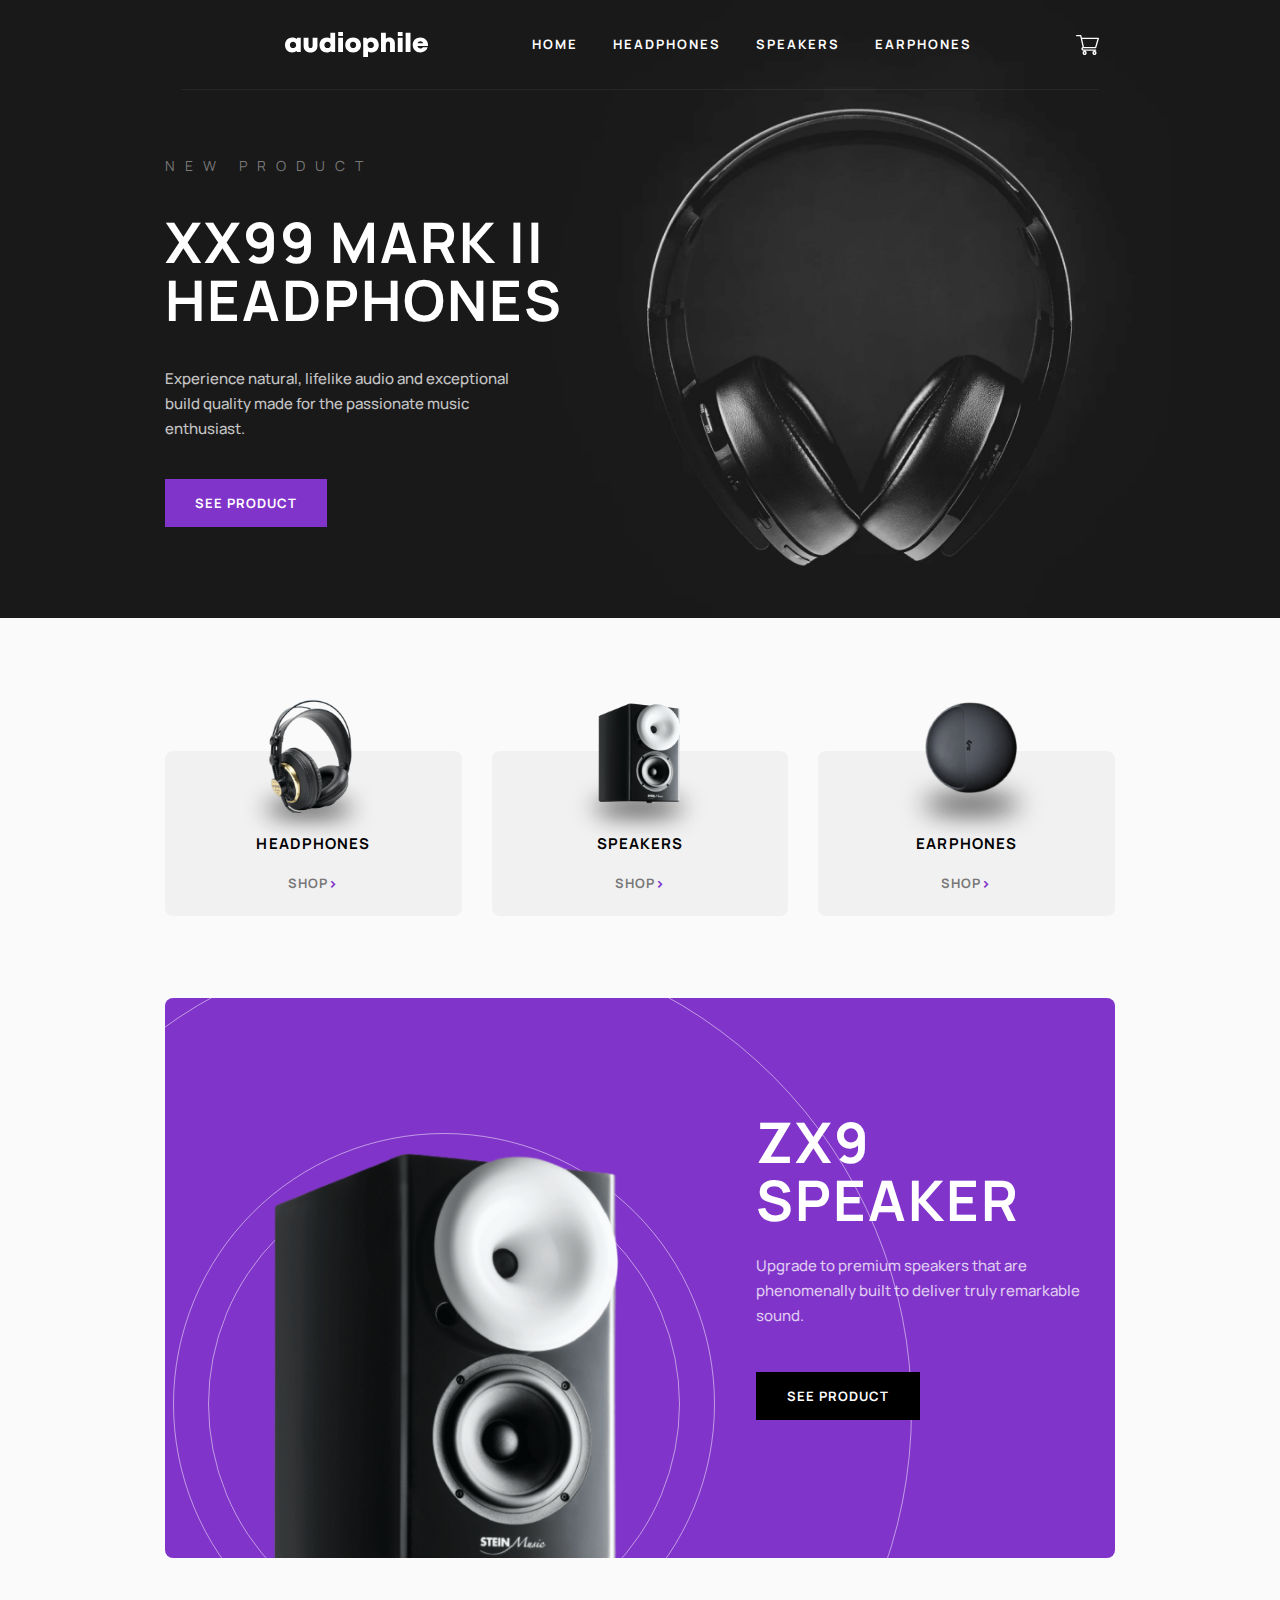
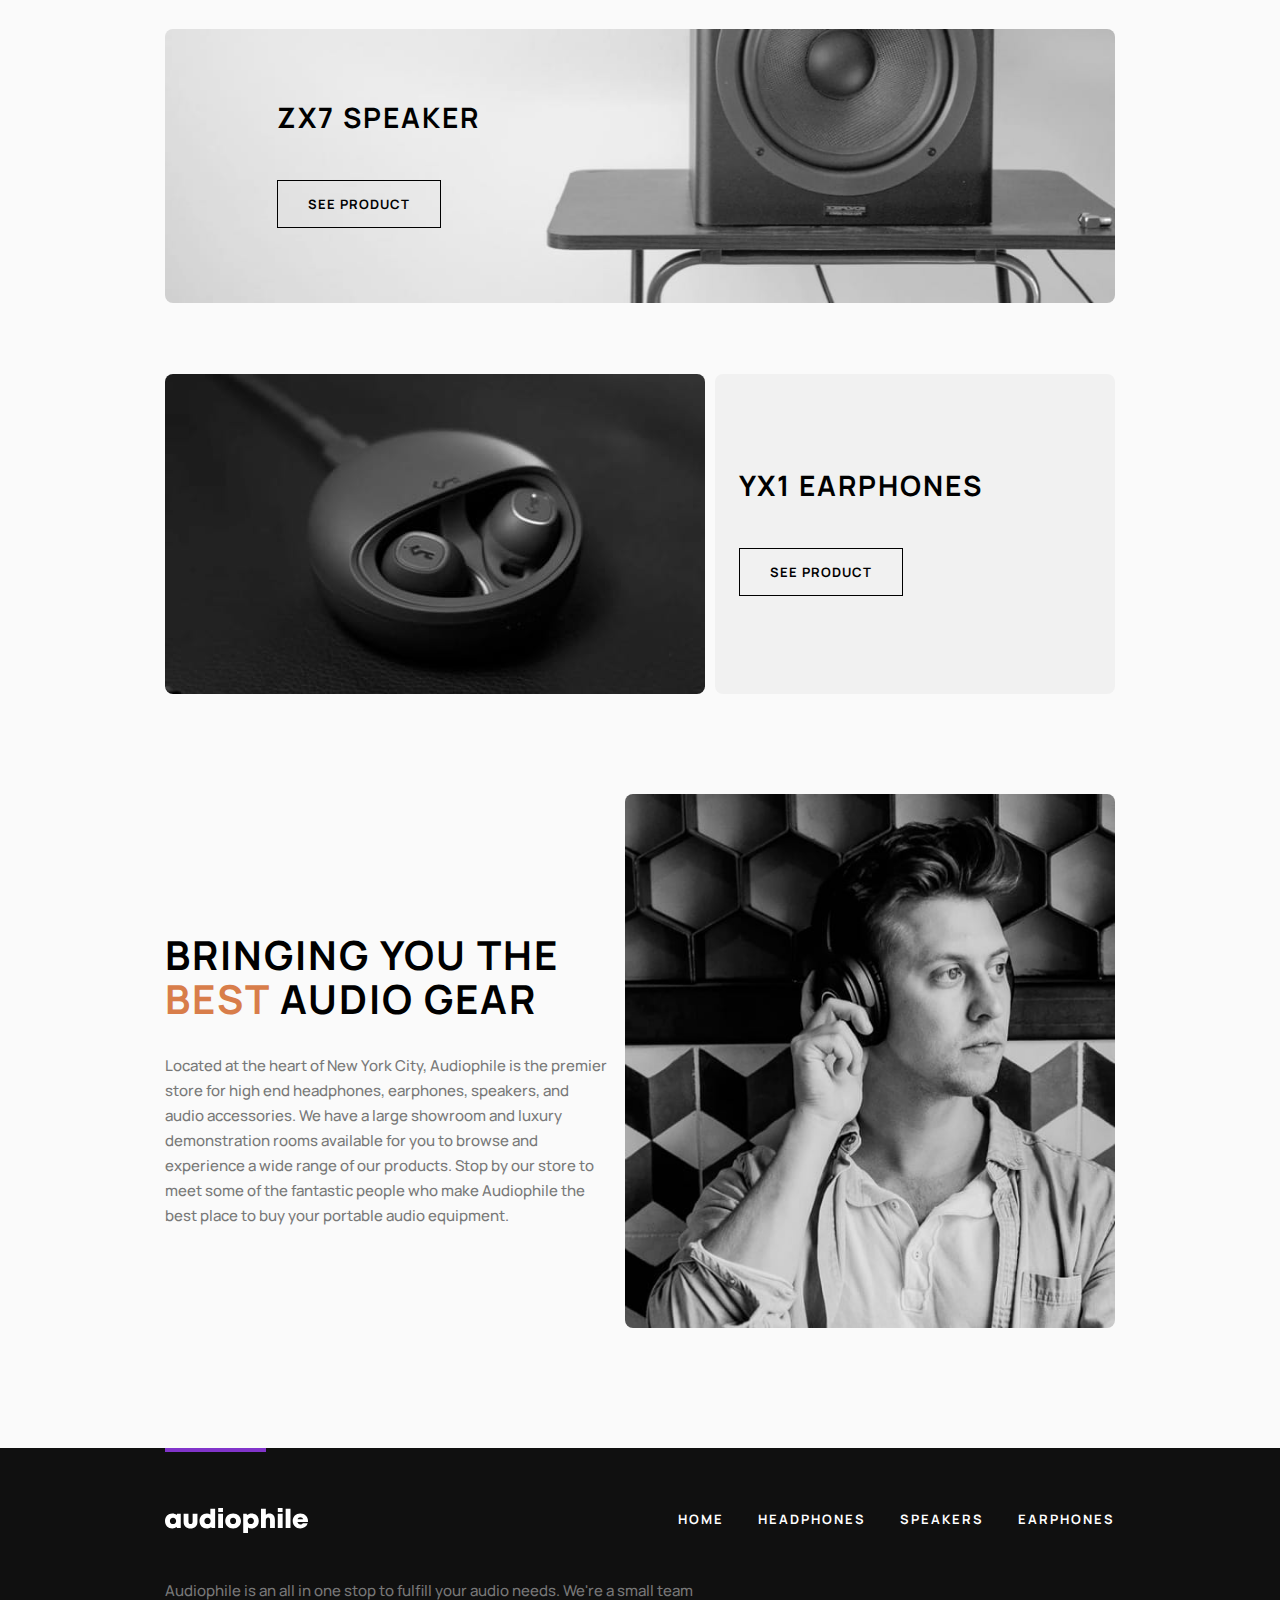
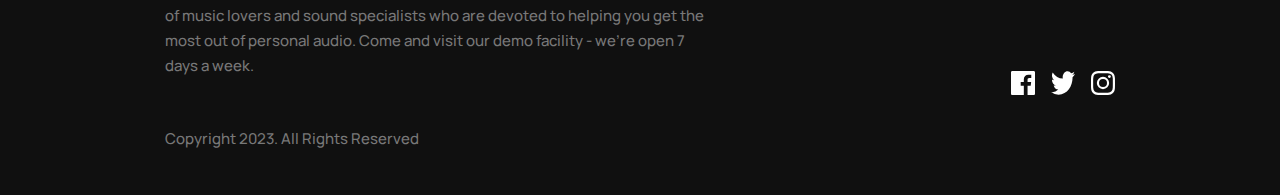
<file: index.html>
<!DOCTYPE html>
<html lang="en">

<head>
    <meta charset="UTF-8">
    <meta name="viewport" content="width=device-width, initial-scale=1.0">
    <link rel="icon" type="image/png" sizes="32x32" href="assets/img/favicon-32x32.png">
    <link rel="preconnect" href="https://fonts.googleapis.com">
    <link rel="preconnect" href="https://fonts.gstatic.com" crossorigin>
    <link href="https://fonts.googleapis.com/css2?family=Manrope:wght@400;500;700&display=swap" rel="stylesheet">
    <link rel="stylesheet" href="styles.css" type="text/css">
    <title>Audiophile</title>
</head>

<body>
    <div class="hero-banner">
        <div class="mobile-img">
            <img src="assets/img/home/mobile/image-header.jpg" alt="hero-banner-mobile">
        </div>
        <div class="tablet-img">
            <img src="assets/img/home/tablet/image-header.jpg" alt="hero-banner-tablet">
        </div>
        <div class="desktop-img">
            <img src="assets/img/home/desktop/image-hero.jpg" alt="hero-banner-desktop">
        </div>
        <div class="hero-banner-text">
            <div class="overline" id="banner-text">new product</div>
            <h1>xx99 mark ii headphones</h1>
            <div class="hero-main-text">Experience natural, lifelike audio and exceptional build quality made for the
                passionate music enthusiast.</div>
            <a href="xx99-headphones.html">
                <button class="btn-orange">
                    see product
                </button>
            </a>
        </div>
    </div>
    <div class="navbar-container">
        <div class="navbar-mobile">
            <a href="menu.html">
                <div class="menu-mobile">
                    <img src="assets/img/shared/tablet/icon-hamburger.svg" alt="burger-menu">
                </div>
            </a>
            <a class="logo-mobile" href="index.html">
                <img src="assets/img/shared/desktop/logo.svg" alt="Audiophile-logo">
            </a>
            <div class="navbar-desktop-menu">
                <a href="index.html">home</a>
                <a href="headphones-category.html">headphones</a>
                <a href="#">speakers</a>
                <a href="#">earphones</a>
            </div>
            <div class="cart-mobile">
                <img src="assets/img/shared/desktop/icon-cart.svg" alt="shopping-cart">
            </div>
        </div>
    </div>
    <div class="center-aligner">
        <div class="products">
            <a href="headphones-category.html" class="product-container">
                <div class="container-bg">
                    <div class="product-img"><img
                            src="assets/img/shared/desktop/image-category-thumbnail-headphones.png"
                            alt="xx99-headphones"></div>
                    <div class="product-header">headphones</div>
                    <div class="shop-item">shop<div class="orange-arrow">></div>
                    </div>
                </div>
            </a>
            <div class="product-container">
                <div class="container-bg">
                    <div class="product-img"><img src="assets/img/shared/desktop/image-category-thumbnail-speakers.png"
                            alt="speakers"></div>
                    <div class="product-header">speakers</div>
                    <div class="shop-item">shop<div class="orange-arrow">></div>
                    </div>
                </div>
            </div>
            <div class="product-container">
                <div class="container-bg">
                    <div class="product-img"><img src="assets/img/shared/desktop/image-category-thumbnail-earphones.png"
                            alt="earphones"></div>
                    <div class="product-header">earphones</div>
                    <div class="shop-item">shop<div class="orange-arrow">></div>
                    </div>
                </div>
            </div>
        </div>
        <div class="speaker-product-box">
            <div class="outer-circle"></div>
            <div class="middle-circle"></div>
            <div class="smol-circle"></div>
            <div class="preview-img">
                <img src="assets/img/home/mobile/image-speaker-zx9.png" alt="zx9-speaker">
            </div>
            <div class="preview-img-desktop">
                <img src="assets/img/home/desktop/image-speaker-zx9.png" alt="zx9-speaker">
            </div>
            <div class="zx9-maintext">
                <div class="preview-header">ZX9<br>SPEAKER</div>
                <div class="preview-maintext">Upgrade to premium speakers that are phenomenally built to deliver truly
                    remarkable sound.</div>
                <button class="btn-black">see product</button>
            </div>
        </div>
        <div class="zx7-product-box">
            <div class="zx7-mobile">
                <img src="assets/img/home/mobile/image-speaker-zx7.jpg" alt="ZX7 speaker">
            </div>
            <div class="zx7-tablet">
                <img src="assets/img/home/tablet/image-speaker-zx7.jpg" alt="ZX7 speaker">
            </div>
            <div class="zx7-desktop">
                <img src="assets/img/home/desktop/image-speaker-zx7.jpg" alt="ZX7 speaker">
            </div>
            <div class="product-header-mobile-black">zx7 speaker
                <br><br><br>
                <button class="btn-white">see product</button>
            </div>
        </div>
        <div class="yx1-product-box">
            <div class="yx1-mobile">
                <img src="assets/img/home/mobile/image-earphones-yx1.jpg" alt="YX1 earphones">
            </div>
            <div class="yx1-tablet">
                <img src="assets/img/home/tablet/image-earphones-yx1.jpg" alt="YX1 earphones">
            </div>
            <div class="yx1-desktop">
                <img src="assets/img/home/desktop/image-earphones-yx1.jpg" alt="YX1 earphones">
            </div>
            <div class="yx1-container">
                <div class="product-header-mobile-black">yx1 earphones
                    <br><br><br>
                    <button class="btn-white">see product</button>
                </div>
            </div>
        </div>
        <div class="info-box">
            <div class="info-img-mobile">
                <img src="assets/img/shared/mobile/image-best-gear.jpg" alt="best-gear">
            </div>
            <div class="info-img-tablet">
                <img src="assets/img/shared/tablet/image-best-gear.jpg" alt="best-gear">
            </div>
            <div class="info-text-box">
                <h4>bringing you the <span id="orange-highlight">best</span> audio gear</h4>
                <div class="info-text">Located at the heart of New York City, Audiophile is the premier store for high
                    end headphones, earphones, speakers, and audio accessories. We have a large showroom and luxury
                    demonstration rooms available for you to browse and experience a wide range of our products. Stop by
                    our store to meet some of the fantastic people who make Audiophile the best place to buy your
                    portable audio equipment.</div>
            </div>
            <div class="info-img-desktop">
                <img src="assets/img/shared/desktop/image-best-gear.jpg" alt="best-gear">
            </div>
        </div>
    </div>
    <div class="footer">
        <div class="top-rectangle"></div>
        <div class="logo-mobile">
            <img src="assets/img/shared/desktop/logo.svg" alt="Audiophile-logo">
        </div>
        <div class="footer-links">
            <a href="index.html">home</a>
            <a href="headphones-category.html">headphones</a>
            <a href="#">speakers</a>
            <a href="#">earphones</a>
        </div>
        <div class="footer-info">Audiophile is an all in one stop to fulfill your audio needs. We're a small team of
            music lovers and sound specialists who are devoted to helping you get the most out of personal audio. Come
            and visit our demo facility - we’re open 7 days a week.</div>
        <span class="copyright">
            Copyright 2023. All Rights Reserved
        </span>
        <div class="social-media">
            <img src="assets/img/shared/desktop/icon-facebook.svg" alt="facebook">
            <img src="assets/img/shared/desktop/icon-twitter.svg" alt="twitter">
            <img src="assets/img/shared/desktop/icon-instagram.svg" alt="instagram">
        </div>
    </div>
</body>

</html>
</file>
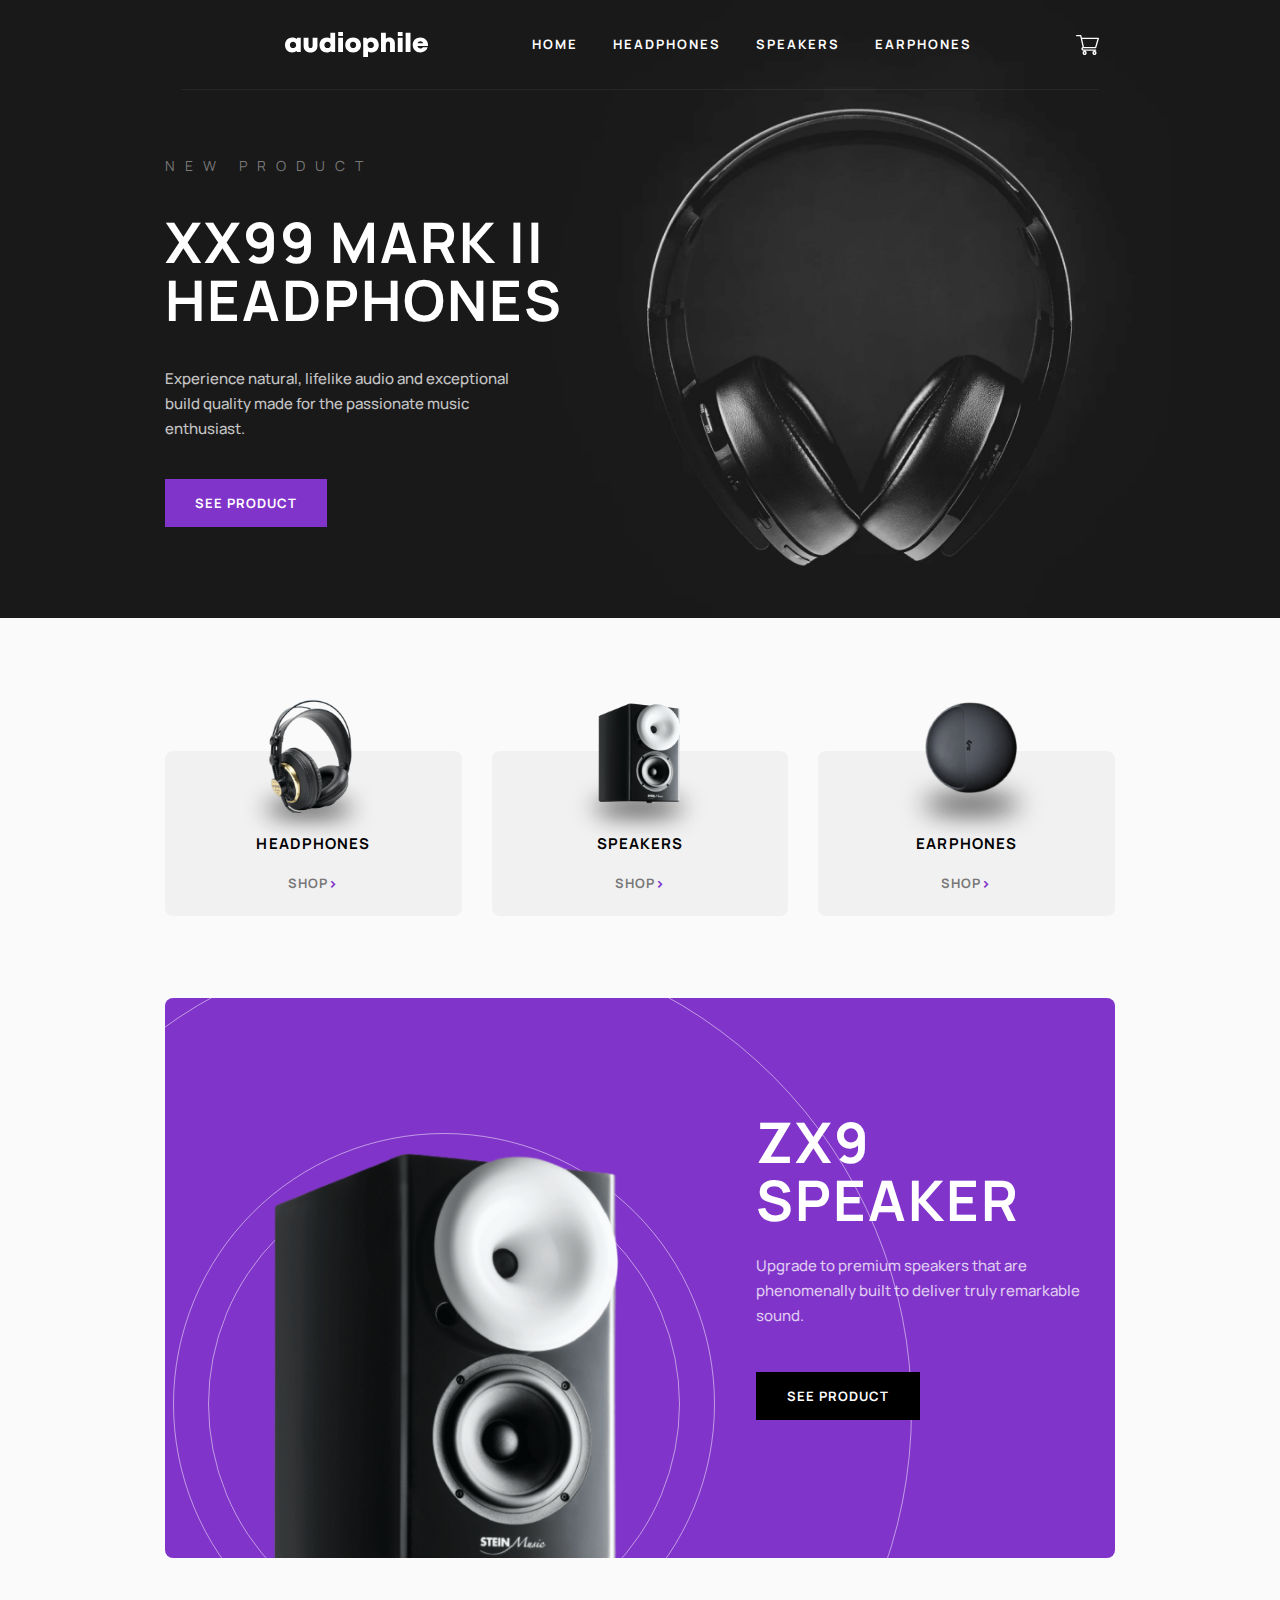
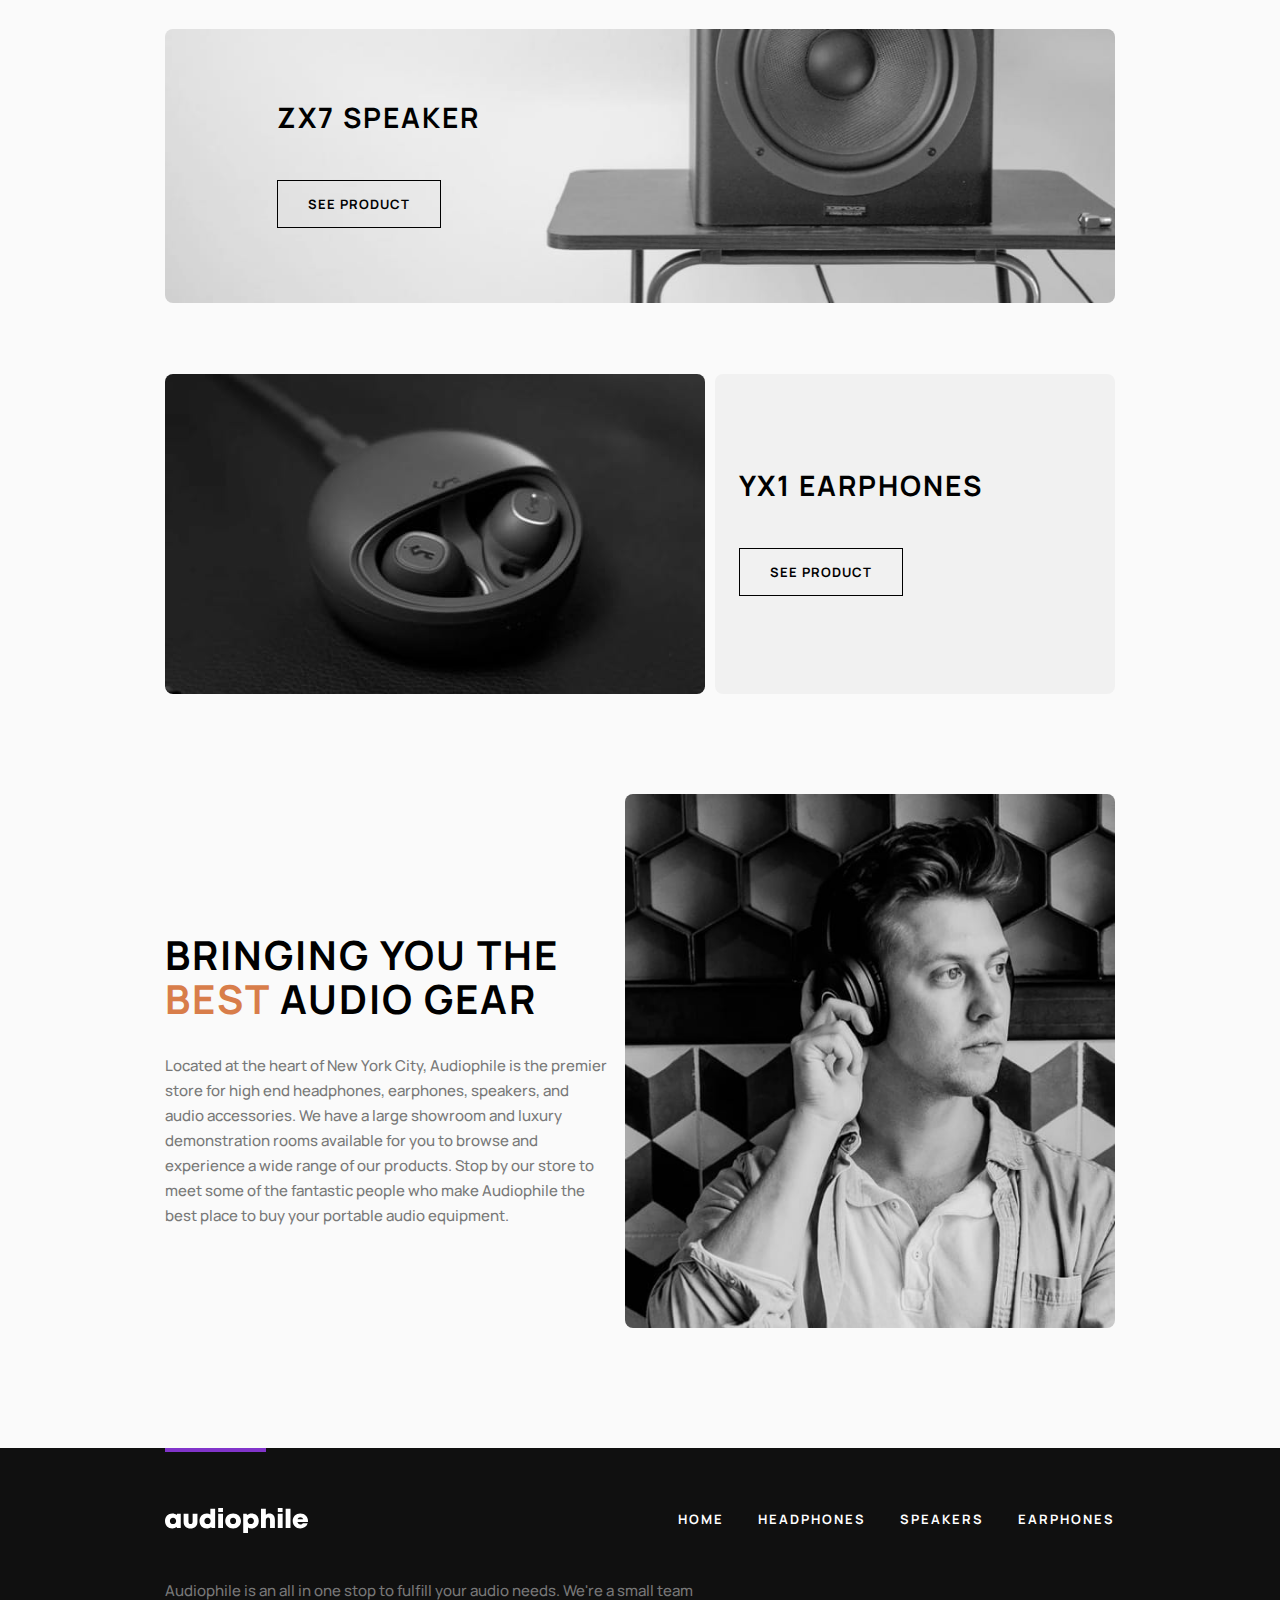
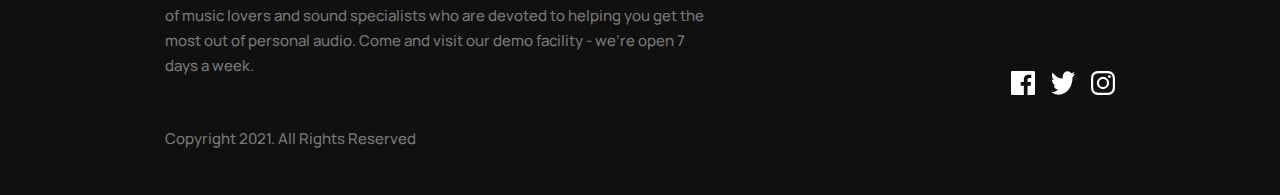
<file: menu.html>
<!DOCTYPE html>
<html lang="en">

<head>
    <meta charset="UTF-8">
    <meta name="viewport" content="width=device-width, initial-scale=1.0">
    <link rel="icon" type="image/png" sizes="32x32" href="assets/img/favicon-32x32.png">
    <link rel="preconnect" href="https://fonts.googleapis.com">
    <link rel="preconnect" href="https://fonts.gstatic.com" crossorigin>
    <link href="https://fonts.googleapis.com/css2?family=Manrope:wght@400;500;700&display=swap" rel="stylesheet">
    <link rel="stylesheet" href="styles.css" type="text/css">
    <title>Audiophile</title>
</head>

<body>
    <div class="hero-banner">
        <div class="mobile-img">
            <img src="assets/img/home/mobile/image-header.jpg" alt="hero-banner-mobile">
        </div>
        <div class="tablet-img">
            <img src="assets/img/home/tablet/image-header.jpg" alt="hero-banner-tablet">
        </div>
        <div class="desktop-img">
            <img src="assets/img/home/desktop/image-hero.jpg" alt="hero-banner-desktop">
        </div>
        <div class="hero-banner-text">
            <div class="overline" id="banner-text">new product</div>
            <h1>xx99 mark ii headphones</h1>
            <div class="hero-main-text">Experience natural, lifelike audio and exceptional build quality made for the
                passionate music enthusiast.</div>
            <a href="xx99-headphones.html">
                <button class="btn-orange">
                    see product
                </button>
            </a>
        </div>
    </div>
    <div class="navbar-container">
        <div class="navbar-mobile">
            <a href="menu.html">
                <div class="menu-mobile">
                    <img src="assets/img/shared/tablet/icon-hamburger.svg" alt="burger-menu">
                </div>
            </a>
            <a class="logo-mobile" href="index.html">
                <img src="assets/img/shared/desktop/logo.svg" alt="Audiophile-logo">
            </a>
            <div class="navbar-desktop-menu">
                <a href="index.html">home</a>
                <a href="headphones-category.html">headphones</a>
                <a href="#">speakers</a>
                <a href="#">earphones</a>
            </div>
            <div class="cart-mobile">
                <img src="assets/img/shared/desktop/icon-cart.svg" alt="shopping-cart">
            </div>
        </div>
    </div>
    <div class="modal-bg-menu">
        <div class="modal-box-menu">
            <div class="products">
                <a href="headphones-category.html" class="product-container">
                    <div class="container-bg">
                        <div class="product-img"><img
                                src="assets/img/shared/desktop/image-category-thumbnail-headphones.png"
                                alt="xx99-headphones"></div>
                        <div class="product-header">headphones</div>
                        <div class="shop-item">shop<div class="orange-arrow">></div>
                        </div>
                    </div>
                </a>
                <div class="product-container">
                    <div class="container-bg">
                        <div class="product-img"><img src="assets/img/shared/desktop/image-category-thumbnail-speakers.png"
                                alt="speakers"></div>
                        <div class="product-header">speakers</div>
                        <div class="shop-item">shop<div class="orange-arrow">></div>
                        </div>
                    </div>
                </div>
                <div class="product-container">
                    <div class="container-bg">
                        <div class="product-img"><img src="assets/img/shared/desktop/image-category-thumbnail-earphones.png"
                                alt="earphones"></div>
                        <div class="product-header">earphones</div>
                        <div class="shop-item">shop<div class="orange-arrow">></div>
                        </div>
                    </div>
                </div>
            </div>
        </div>
    </div>
    <div class="center-aligner">
        <div class="products">
            <a href="headphones-category.html" class="product-container">
                <div class="container-bg">
                    <div class="product-img"><img
                            src="assets/img/shared/desktop/image-category-thumbnail-headphones.png"
                            alt="xx99-headphones"></div>
                    <div class="product-header">headphones</div>
                    <div class="shop-item">shop<div class="orange-arrow">></div>
                    </div>
                </div>
            </a>
            <div class="product-container">
                <div class="container-bg">
                    <div class="product-img"><img src="assets/img/shared/desktop/image-category-thumbnail-speakers.png"
                            alt="speakers"></div>
                    <div class="product-header">speakers</div>
                    <div class="shop-item">shop<div class="orange-arrow">></div>
                    </div>
                </div>
            </div>
            <div class="product-container">
                <div class="container-bg">
                    <div class="product-img"><img src="assets/img/shared/desktop/image-category-thumbnail-earphones.png"
                            alt="earphones"></div>
                    <div class="product-header">earphones</div>
                    <div class="shop-item">shop<div class="orange-arrow">></div>
                    </div>
                </div>
            </div>
        </div>
        <div class="speaker-product-box">
            <div class="outer-circle"></div>
            <div class="middle-circle"></div>
            <div class="smol-circle"></div>
            <div class="preview-img">
                <img src="assets/img/home/mobile/image-speaker-zx9.png" alt="zx9-speaker">
            </div>
            <div class="preview-img-desktop">
                <img src="assets/img/home/desktop/image-speaker-zx9.png" alt="zx9-speaker">
            </div>
            <div class="zx9-maintext">
                <div class="preview-header">ZX9<br>SPEAKER</div>
                <div class="preview-maintext">Upgrade to premium speakers that are phenomenally built to deliver truly
                    remarkable sound.</div>
                <button class="btn-black">see product</button>
            </div>
        </div>
        <div class="zx7-product-box">
            <div class="zx7-mobile">
                <img src="assets/img/home/mobile/image-speaker-zx7.jpg" alt="ZX7 speaker">
            </div>
            <div class="zx7-tablet">
                <img src="assets/img/home/tablet/image-speaker-zx7.jpg" alt="ZX7 speaker">
            </div>
            <div class="zx7-desktop">
                <img src="assets/img/home/desktop/image-speaker-zx7.jpg" alt="ZX7 speaker">
            </div>
            <div class="product-header-mobile-black">zx7 speaker
                <br><br><br>
                <button class="btn-white">see product</button>
            </div>
        </div>
        <div class="yx1-product-box">
            <div class="yx1-mobile">
                <img src="assets/img/home/mobile/image-earphones-yx1.jpg" alt="YX1 earphones">
            </div>
            <div class="yx1-tablet">
                <img src="assets/img/home/tablet/image-earphones-yx1.jpg" alt="YX1 earphones">
            </div>
            <div class="yx1-desktop">
                <img src="assets/img/home/desktop/image-earphones-yx1.jpg" alt="YX1 earphones">
            </div>
            <div class="yx1-container">
                <div class="product-header-mobile-black">yx1 earphones
                    <br><br><br>
                    <button class="btn-white">see product</button>
                </div>
            </div>
        </div>
        <div class="info-box">
            <div class="info-img-mobile">
                <img src="assets/img/shared/mobile/image-best-gear.jpg" alt="best-gear">
            </div>
            <div class="info-img-tablet">
                <img src="assets/img/shared/tablet/image-best-gear.jpg" alt="best-gear">
            </div>
            <div class="info-text-box">
                <h4>bringing you the <span id="orange-highlight">best</span> audio gear</h4>
                <div class="info-text">Located at the heart of New York City, Audiophile is the premier store for high
                    end headphones, earphones, speakers, and audio accessories. We have a large showroom and luxury
                    demonstration rooms available for you to browse and experience a wide range of our products. Stop by
                    our store to meet some of the fantastic people who make Audiophile the best place to buy your
                    portable audio equipment.</div>
            </div>
            <div class="info-img-desktop">
                <img src="assets/img/shared/desktop/image-best-gear.jpg" alt="best-gear">
            </div>
        </div>
    </div>
    <div class="footer">
        <div class="top-rectangle"></div>
        <div class="logo-mobile">
            <img src="assets/img/shared/desktop/logo.svg" alt="Audiophile-logo">
        </div>
        <div class="footer-links">
            <a href="#">home</a>
            <a href="#">headphones</a>
            <a href="#">speakers</a>
            <a href="#">earphones</a>
        </div>
        <div class="footer-info">Audiophile is an all in one stop to fulfill your audio needs. We're a small team of
            music lovers and sound specialists who are devoted to helping you get the most out of personal audio. Come
            and visit our demo facility - we’re open 7 days a week.</div>
        <span class="copyright">
            Copyright 2021. All Rights Reserved
        </span>
        <div class="social-media">
            <img src="assets/img/shared/desktop/icon-facebook.svg" alt="facebook">
            <img src="assets/img/shared/desktop/icon-twitter.svg" alt="twitter">
            <img src="assets/img/shared/desktop/icon-instagram.svg" alt="instagram">
        </div>
    </div>
</body>

</html>
</file>
<file: styles.css>
* {
    box-sizing: border-box;
    font-family: 'Manrope', sans-serif;
}

:root {
    --primary: #8134ca;
    --secondary: #101010;
    --tertiary: #F1F1F1;
    --quadrary: #FAFAFA;
    --quintary: #FBAF85;
}

body {
    display: flex;
    flex-direction: column;
    font-size: 15px;
    line-height: 25px;
    font-weight: 500;
    background-color: var(--quadrary);
    margin: 0;
}

h1 {
    font-size: 56px;
    font-weight: 700;
    line-height: 58px;
    letter-spacing: 2px;
    text-transform: uppercase
}

h2 {
    font-size: 40px;
    font-weight: 700;
    line-height: 44px;
    letter-spacing: 1.5px;
    text-transform: uppercase;
}

h3 {
    font-size: 32px;
    font-weight: 700;
    line-height: 36px;
    letter-spacing: 1.15px;
    text-transform: uppercase;
}

h4 {
    font-size: 28px;
    font-weight: 700;
    line-height: 38px;
    letter-spacing: 2px;
    text-transform: uppercase;
}

h5 {
    font-size: 24px;
    font-weight: 700;
    line-height: 38px;
    letter-spacing: 1.7px;
    text-transform: uppercase;
}

h6 {
    font-size: 18px;
    font-weight: 700;
    line-height: 33px;
    letter-spacing: 1.3px;
    text-transform: uppercase;
}

.overline {
    font-size: 14px;
    font-weight: 400;
    line-height: 19px;
    letter-spacing: 10px;
    text-transform: uppercase;
    color: var(--primary);
}

.subtitle {
    font-size: 13px;
    font-weight: 700;
    line-height: 25px;
    letter-spacing: 1px;
    text-transform: uppercase;
    color: var(--primary);
}

#orange-highlight {
    color: #D87D4A;
}

#banner-text {
    color: #787878;
}

.btn-orange {
    font-size: 13px;
    font-weight: 700;
    letter-spacing: 1px;
    text-transform: uppercase;
    border: none;
    color: #FFF;
    background-color: var(--primary);
    padding-right: 30px;
    padding-left: 30px;
    height: 48px;
}

.btn-orange:hover {
    cursor: pointer;
    background-color: var(--quintary);
}

.btn-white {
    font-size: 13px;
    font-weight: 700;
    letter-spacing: 1px;
    text-transform: uppercase;
    border: 1px solid #000;
    background-color: transparent;
    color: #000;
    padding-right: 30px;
    padding-left: 30px;
    height: 48px;
}

.btn-white:hover {
    cursor: pointer;
    background-color: #000;
    color: #FFF;
}

.btn-black {
    font-size: 13px;
    font-weight: 700;
    letter-spacing: 1px;
    text-transform: uppercase;
    background-color: #000;
    border: 1px solid #000;
    margin: 0 auto;
    color: #FFF;
    padding-right: 30px;
    padding-left: 30px;
    height: 48px;
}

.btn-black:hover {
    background-color: #4C4C4C;
    cursor: pointer;
}

.btn-transp {
    font-size: 13px;
    font-weight: 700;
    letter-spacing: 1px;
    text-transform: uppercase;
    border: none;
    opacity: 50%;
    height: 48px;
}

.btn-transp:hover {
    cursor: pointer;
    opacity: 0%;
    color: var(--primary);
}

.navbar-container {
    opacity: 100%;
    border-bottom: 1px solid #FFFFFF0F;
    position:absolute;
    height: 90px;
    width: 100%;
    display: flex;
    padding: 24px;
    z-index: 2;
}

.navbar-mobile {
    display: flex;
    justify-content: space-between;
    align-items: center;
    width: inherit;
}

.navbar-desktop-menu {
    display: none;
    gap: 35px;
}

.menu-mobile, .logo-mobile, .cart-mobile {
    display: flex;
}

.menu-mobile:hover, .logo-mobile:hover, .cart-mobile:hover {
    cursor: pointer;
}

.hero-banner {
    position: relative;
    margin-bottom: 60px;
}

.hero-banner img {
    width: 100%;
    margin-top: -30px;
}

.mobile-img {
    display: block;
}

.tablet-img {
    display: none;
}

.desktop-img {
    display: none;
}

.mobile-banner {
    display: block;
}

.tablet-banner {
    display: none;
}

.desktop-banner {
    display: none;
}

.hero-banner-text {
    position: absolute;
    top: 25%;
    left: 0;
    right: 0;
    margin: 0 auto;
    text-align: center;
    padding: 24px;
    max-width: 328px;
    display: flex;
    flex-direction: column;
    align-items: center;
    justify-content: center;
}

.hero-banner .overline {
    color: #FFFFFF80;
}

.hero-banner-text h1 {
    color: #FFF;
    font-size: 36px;
    line-height: 40px;
    letter-spacing: 1.29px;
}

.hero-main-text {
    color: #FFF;
    opacity: 75%;
    padding-bottom: 28px;
}

.center-aligner {
    margin: 0 auto;
    max-width: 100%;
}

.products {
    display: flex;
    flex-direction: column;
}

.product-container {
    height: 217px;
    width: -webkit-fill-available;
    background-color: transparent;
    display: flex;
    align-items: center;
    padding-left: 24px;
    padding-right: 24px;
    margin-bottom: 16px;
    color: #787878;
}

.product-container:hover {
    cursor: pointer;
}

.container-bg {
    background-color: var(--tertiary);
    border-radius: 8px;
    height: 165px;
    width: 100%;
    position: relative;
    display: flex;
    flex-direction: column;
    justify-content: flex-end;
    align-items: center;
}

.product-img {
    height: fit-content;
    width: auto;
    position: absolute;
    left: 50%;
    top: -52px;
    margin-left: -82px;
}

.product-img img {
    max-height: 150px;
    width: auto;
}

.product-header {
    font-size: 15px;
    font-weight: 700;
    letter-spacing: 1.07px;
    text-transform: uppercase;
    padding-bottom: 15px;
    color: #000;
}

.shop-item {
    font-size: 13px;
    font-weight: 700;
    letter-spacing: 1px;
    text-transform: uppercase;
    display: flex;
    padding-bottom: 20px;
}

.shop-item:hover {
    color: #D87D4A;
}

.orange-arrow {
    font-size: 15px;
    font-weight: 700;
    text-transform: uppercase;
    color: var(--primary);
}

.speaker-product-box {
    background-color: var(--primary);
    width: auto;
    height: 600px;
    margin-left: 24px;
    margin-right: 24px;
    padding-bottom: 24px;
    border-radius: 8px;
    position: relative;
    display: flex;
    flex-direction: column;
    align-items: center;
    text-align: center;
    overflow-x: hidden;
}

.outer-circle, .middle-circle, .smol-circle {
    border-radius: 50%;
    border: 1px solid #FFFFFF80;
    background-color: transparent;
    left: 50%;
}

.outer-circle {
    width: 558px;
    height: 558px;
    position: absolute;
    margin-left: -279px;
    margin-top: -121px;
}

.middle-circle {
    width: 320px;
    height: 320px;
    position: absolute;
    margin-left: -160px;
    margin-top: -2px;
}

.smol-circle {
    width: 279px;
    height: 279px;
    position: absolute;
    margin-left: -139.5px;
    margin-top: 19px;
}

.preview-img-desktop {
    display: none;
}

.preview-img img {
    margin: 55px auto 24px auto;
    max-height: 207px;
}

.preview-header {
    font-size: 36px;
    font-weight: 700;
    color: #FFF;
    letter-spacing: 1.29px;
    line-height: 40px;
    padding-bottom: 24px;
}

.preview-maintext {
    font-size: 15px;
    font-weight: 500;
    color: #FFFFFFBF;
    line-height: 25px;
    padding-left: 24px;
    padding-right: 24px;
    padding-bottom: 24px;
}

.product-header-mobile-black {
    font-size: 28px;
    font-weight: 700;
    letter-spacing: 2px;
    color: #000;
    text-transform: uppercase;
    margin: 24px;
}

.zx7-product-box {
    height: 320px;
    max-width: 100%;
    margin: 24px;
    display: flex;
    flex-direction: column;
    align-items: flex-start;
    justify-content: space-around;
    position: relative;
    overflow-y: hidden;
    border-radius: 8px;
}

.zx7-product-box img {
    max-width: 100%;
    object-fit: cover;
    border-radius: 8px;
    position: absolute;
    z-index: -1;
}

.zx7-mobile {
    display: contents;
}

.zx7-tablet {
    display: none;
}

.zx7-desktop {
    display: none;
}

.yx1-product-box {
    height: fit-content;
    max-width: 100%;
    display: flex;
    flex-direction: column;
}

.yx1-mobile {
    display: contents;
}

.yx1-tablet {
    display: none;
}

.yx1-desktop {
    display: none;
}

.yx1-product-box img {
    margin: 0 24px;
    border-radius: 8px;
}

.yx1-container {
    background-color: var(--tertiary);
    height: 200px;
    margin: 24px;
    display: flex;
    align-items: center;
    border-radius: 8px;
}

.info-box {
    width: 100%;
    height: fit-content;
    text-align: center;
    padding: 0 24px;
    margin-top: 100px;
    display: flex;
    flex-direction: column;
}

.info-box img {
    max-height: 300px;
    border-radius: 8px;
}

.info-text-box {
    display: flex;
    flex-direction: column;
}

.info-img-mobile {
    display: block;
}

.info-img-tablet {
    display: none;
}

.info-img-desktop {
    display: none;
}


.info-text {
    color: #787878;
}

.footer {
    background-color: var(--secondary);
    color: #787878;
    width: 100%;
    height: fit-content;
    display: flex;
    flex-direction: column;
    align-items: center;
    margin-top: 120px;
}

.top-rectangle {
    background-color: var(--primary);
    height: 4px;
    width: 101px;
    margin: 0px auto 48px 137px;
}

.footer-links {
    margin: 48px auto;
    display: flex;
    flex-direction: column;
    text-align: center;
    gap: 10px;
}


a {
    text-decoration: none;
    color: #FFF;
    font-size: 13px;
    font-weight: 700;
    letter-spacing: 2px;
    line-height: 25px;
    text-transform: uppercase;
    padding-top: 10px;
    padding-bottom: 10px;
}

a:hover {
    cursor: pointer;
    color: var(--primary);
}

.btn-orange a:hover {
    cursor: pointer;
    color: #FFF;
}

.footer-info {
    margin: 0 24px;
    text-align: center;
    padding-bottom: 48px;
}

.copyright {
    display: inline;
}

.social-media {
    display: flex;
    margin: 48px;
    gap: 16px;
}

.social-media:hover {
    cursor: pointer;
    background: var(--primary);
}

.modal-bg-menu {
    background-color: #00000080;
    height: 820%;
    width: 100%;
    position: absolute;
    z-index: 1;
}

.modal-box-menu {
    position: relative;
    height: fit-content;
    width: auto;
    background-color: #fff;
    border-radius: 0 0 8px 8px;
    margin-top: 90px;
    padding: 32px 28px;
    z-index: 2;
}

@media (min-width: 768px) {
    .navbar-container {
        border-bottom: none;
        padding: 40px;
    }

    .navbar-mobile {
        border-bottom: 1px solid #FFFFFF0F;
        padding-bottom: 40px;
    }

    .hero-banner {
        margin-bottom: 100px;
    }
    
    .products {
        flex-direction: row;
        margin: 16px 40px;
        max-width: 100%;
        gap: 10px;
        padding-bottom: 40px;
    }

    .product-container {
        padding-left: 0;
        padding-right: 0;
    }

    .mobile-img {
        display: none;
    }

    .tablet-img {
        display: contents;
    }

    .hero-banner-text {
        max-width: 390px;
    }

    .hero-banner-text h1 {
        font-size: 56px;
        line-height: 58px;
        letter-spacing: 2px;
        max-width: 400px;
    }

    .speaker-product-box {
        margin: 0 40px;
        height: 720px;
    }

    .preview-img img {
        margin-bottom: 82px;
    }

    .preview-header {
        font-size: 56px;
        line-height: 58px;
        letter-spacing: 2px;
    }

    .preview-maintext {
        max-width: 379px;
    }

    .outer-circle {
        height: 944px;
        width: 944px;
        margin-left: -472px;
        margin-top: -288px;
    }
    
    .middle-circle {
        height: 542px;
        width: 542px;
        margin-left: -271px;
        margin-top: -87px;
    }
    
    .smol-circle {
        height: 472px;
        width: 472px;
        margin-left: -236px;
        margin-top: -52px;
    }
    
    .btn-black {
        position: relative;
        margin-top: 20px;
    }
    
    .zx7-product-box {
        margin: 32px 40px;
    }
    
    .zx7-mobile {
        display: none;
    }
    
    .zx7-tablet {
        display: contents;
    }
    
    .yx1-mobile {
        display: none;
    }
    
    .yx1-tablet  {
        display: contents;
    }
    
    .yx1-product-box img {
        max-height: 320px;
        margin: 0;
    }
    
    .yx1-product-box {
        flex-direction: row;
        max-width: 100%;
        padding: 0 40px;
        gap: 10px;
        justify-content: center;
    }
    
    .yx1-container {
        margin: 0;
        height: auto;
        width: -webkit-fill-available;
    }
    
    .info-img-mobile {
        display: none;
    }
    
    .info-img-tablet {
        display: block;
    }
    
    h4 {
        max-width: 573px;
        margin: 40px auto 32px auto;
        font-size: 40px;
        line-height: 44px;
    }
    
    .info-text {
        max-width: 573px;
        margin: auto;
    }
    
    .top-rectangle {
        margin-left: 40px;
    }
    
    .logo-mobile {
        margin: 8px auto 0 40px;
    }
    
    .footer-links {
        flex-direction: row;
        margin-left: 40px;
        margin-right: auto;
        gap: 34px;
    }
    
    .footer-info {
        text-align: left;
        margin-left: 40px;
        margin-right: 40px;
    }
    
    .copyright {
        display: flex;
        margin-right: auto;
        margin-left: 40px;
    }
    
    .social-media {
        position: relative;
        margin: 0 40px 20px auto;
        bottom: 28px;
    }
}

@media (min-width: 1280px) {
    .navbar-container {
        border-bottom: none;
    }
    
    .menu-mobile {
        display: none;
    }
    
    .navbar-mobile {
        margin: -40px 141px;
        padding-bottom: 0;
    }
    
    .navbar-desktop-menu {
        display: flex;
    }
    
    .navbar-mobile a {
        gap: 35px;
    }
    
    .navbar-mobile .logo-mobile {
        margin: 0;
    }
    
    .navbar-mobile .cart-mobile {
        margin: 0;
    }
    
    .tablet-img {
        display: none;
    }
    
    .desktop-img {
        display: block;
    }
    
    .hero-banner-text {
        margin: 0 165px;
        text-align: left;
        align-items: flex-start;
        padding: 0;
    }
    
    .hero-main-text {
        max-width: 349px;
    }

    .product-container {
        width: -webkit-fill-available;
    }
    
    .speaker-product-box {
        flex-direction: row;
        justify-content: space-evenly;
        height: 560px;
        overflow: hidden;
        max-width: 1110px;
    }

    .outer-circle {
        height: 944px;
        width: 944px;
        margin-left: -672px;
        margin-top: 288px;
    }
    
    .middle-circle {
        height: 542px;
        width: 542px;
        margin-left: -467px;
        margin-top: 276px;
    }
    
    .smol-circle {
        height: 472px;
        width: 472px;
        margin-left: -432px;
        margin-top: 276px;
    }
    
    .preview-img {
        display: none;
    }
    
    .preview-img-desktop {
        display: block;
        position: absolute;
        left: 50%;
        margin-left: -402px;
    }
    
    .preview-img-desktop img {
        max-height: 420px;
        position: relative;
        margin-top: 200px;
        margin-left: 35px;
    }

    .zx9-maintext {
        display: flex;
        flex-direction: column;
        align-items: flex-start;
        text-align: left;
        position: absolute;
        left: 50%;
        margin-left: 116px;
    }

    .zx9-maintext .preview-maintext {
        padding-left: 0;
    }

    .zx9-maintext .btn-black {
        margin-left: 0;
    }

    .products {
        margin: 0 165px;
        gap: 30px;
        max-width: 1110px;
    }

    .speaker-product-box {
        margin: 0 165px;
    }

    .zx7-tablet {
        display: none;
    }

    .zx7-desktop {
        display: contents;
    }
    
    .zx7-product-box {
        margin: 48px 165px;
        align-items: center;
    }

    .zx7-product-box .product-header-mobile-black {
        position: absolute;
        right: 50%;
        margin-right: 160px;
    }

    .yx1-tablet {
        display: none;
    }

    .yx1-desktop {
        display: contents;
    }

    .yx1-product-box {
        margin: 0 165px;
        padding: 0;
    }

    .yx1-container {
        max-width: 560px;
    }

    .info-img-tablet {
        display: none;
    }

    .info-img-desktop {
        display: contents;
    }

    .info-box img {
        max-height: fit-content;
        width: 490px;
    }

    .info-box {
        flex-direction: row;
        justify-content: center;
        align-items: center;
        padding: 0 165px;
    }

    .info-text-box {
        flex-direction: column;
        text-align: left;
    }

    h4 {
        max-width: 500px;
    }

    .info-text {
        max-width: 445px;
        margin: 0;
    }

    .footer {
        align-items: flex-start;
    }

    .top-rectangle {
        margin-left: 165px;
    }

    .logo-mobile {
        margin-left: 165px;
    }

    .footer-links {
        margin: 0 165px 0 auto;
        position: relative;
        top: -36px;
    }

    .footer-info {
        margin-left: 165px;
        width: 540px;
    }

    .copyright {
        margin-left: 165px;
    }

    .social-media {
        margin-right: 165px;
        bottom: 80px;
    }

    .modal-bg-menu {
        display: none;
    }
}
</file>
